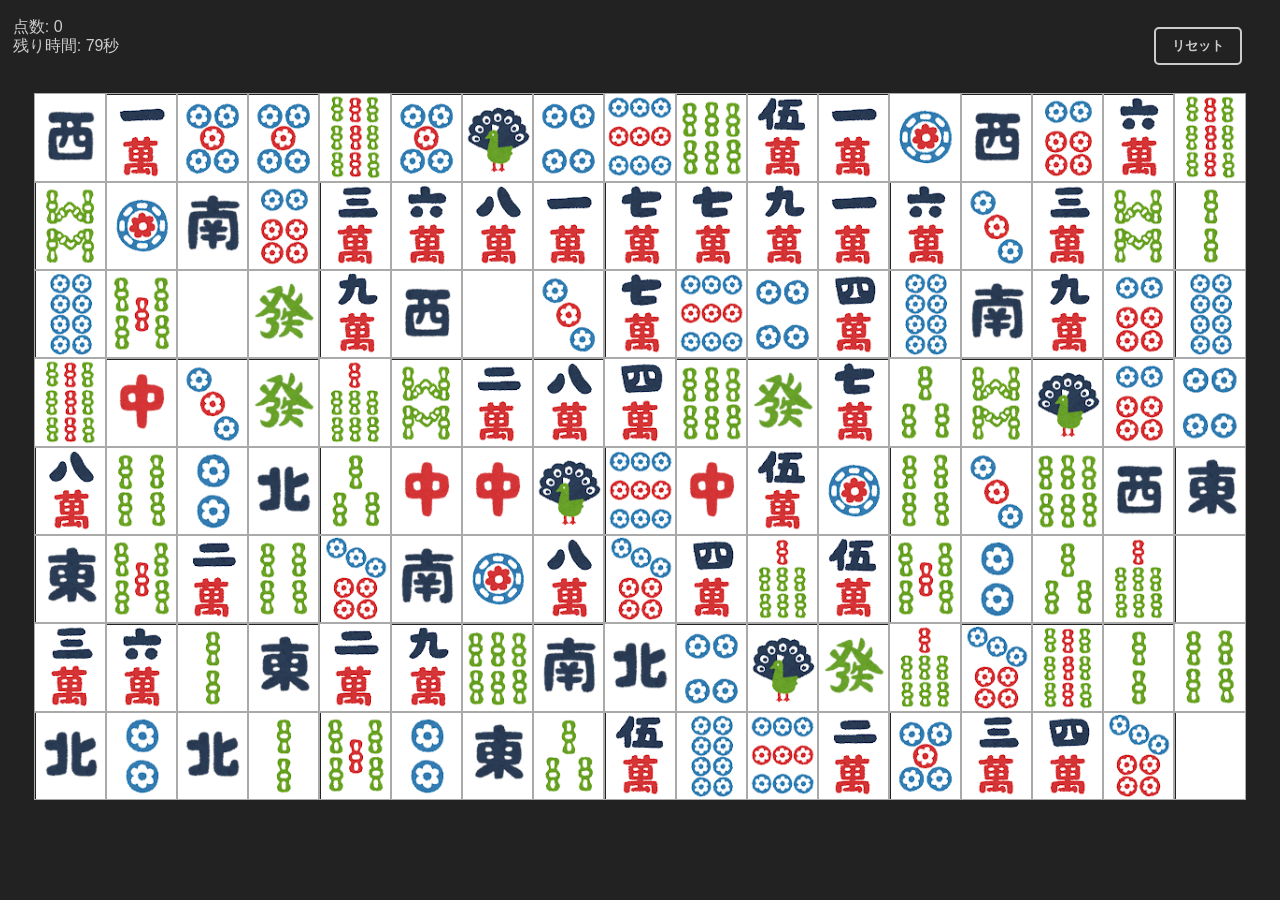
<file: index.html>
<!DOCTYPE html>
<html lang="ja">
<head>
    <meta charset="UTF-8">
    <title>四川省</title>
    <meta name="viewport" content="width=device-width, initial-scale=1.0, maximum-scale=1.0, user-scalable=no">
    <link href="sisensho.css" rel="stylesheet" type="text/css">
</head>
<body>
    <div id="game-container">
        <div id="board"></div>
    </div>
    <div id="status">
        <p id="score-display"></p>
        <p id="timer-display"></p>        
    </div>
    <div id="time-up-modal"></div>
    <div id="deadlock-modal"><p>消せる牌がありません</p></div>
    <div class="controls">
        <button>リセット</button>
    </div>

    <script type="text/javascript" src="sisensho.js" defer></script>
</body>
</html>
</file>
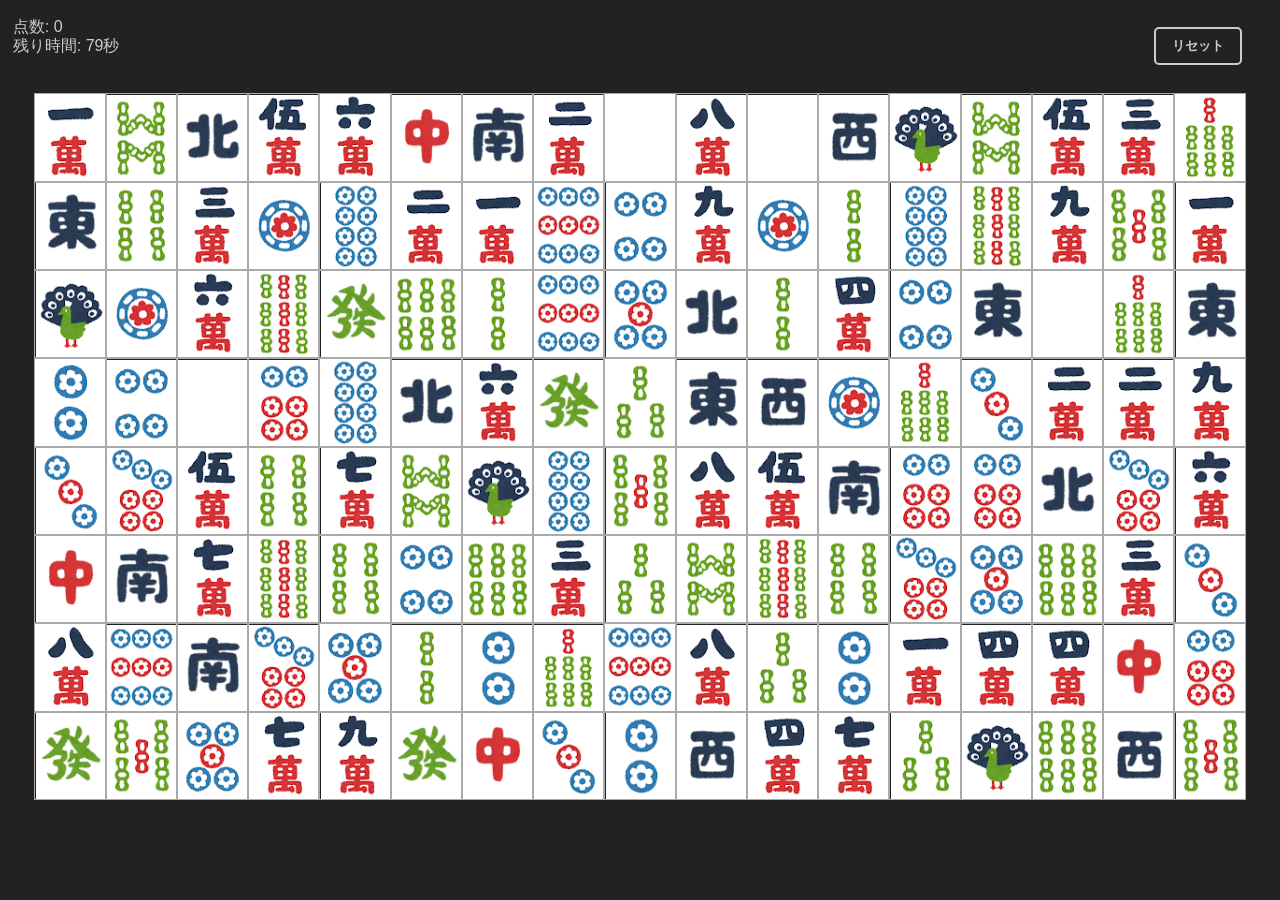
<file: sisensho.html>
<!DOCTYPE html>
<html lang="ja">
<head>
    <meta charset="UTF-8">
    <title>ローカル四川省 by yu-john</title>
    <meta name="viewport" content="width=device-width, initial-scale=1.0, maximum-scale=1.0, user-scalable=no">
    <link href="sisensho.css" rel="stylesheet" type="text/css">
</head>
<body>
    <div id="game-container">
        <div id="board"></div>
    </div>
    <div id="status">
        <p id="score-display"></p>
        <p id="timer-display"></p>        
    </div>
    <div id="time-up-modal"></div>
    <div class="controls">
        <button onclick="initGame()">リセット</button>
    </div>

    <script type="text/javascript" src="sisensho.js"></script>
</body>
</html>
</file>
<file: sisensho.css>
:root {
    /* 縦もしくは横の小さい方を基準としてセルのサイズを決定する */
    --cell-size: min(calc(95vw / 17), calc(95vh / 10 / 1.2));
}

body {
    font-family: sans-serif;
    display: flex;
    flex-direction: column;
    align-items: center;
    background: #222;
    color: #ccc;
    margin: 0;
    touch-action: manipulation; /* タップの反応用 */
}

#game-container {
    position: relative;
}

#board {
    display: grid;
    grid-template-columns: repeat(19, var(--cell-size));
    background: #222;
    padding: 5px;
    border-radius: 4px;
    margin-inline: auto;
}

.cell {
    width: var(--cell-size);
    /* 計算してheightをwidthに合わせる */
    height: calc(var(--cell-size) * 1.24);
    background: #222;
    background-size: contain;
    background-repeat: no-repeat;
    background-position: center;
    box-sizing: border-box;
    border: 1px solid #aaa;
    display: flex;
}

.cell.empty {
    background: transparent;
    border: none;
    cursor: default;
}

.cell.selected {
    opacity: 0.5;
}

.controls {
    position: absolute;
    right: 3%;
    top: 3%;
}

.controls button {
    background: transparent;
    padding: 0.5rem 1rem;
    border-radius: 5px;
    border: 2px solid #ccc;
    cursor: pointer;
    color: #ccc;
    font-weight: bold;
}

#status {
    position: absolute;
    left: 1%;
    top: 1%;
    line-height: 0.2;
}

#time-up-modal {
    width: 100%;
    height: 100%;
    background: #11111188;
    position: absolute;
    z-index: 2;
    margin: 0;
    padding: 0;
    left: 0;
    top: 0;
    opacity: 0;
    visibility: hidden;
}

#time-up-modal.active {
    opacity: 1;
    visibility: visible;
}

#deadlock-modal {
    width: 60%;
    height: 60%;
    background: #008888aa;
    position: absolute;
    z-index: 2;
    margin: auto;
    padding: 0;
    left: 20%;
    top: 20%;
    opacity: 0;
    visibility: hidden;
    display: flex;
    text-align: center;
}

#deadlock-modal p {
    align-content: center;
    margin: auto;
    font-size: 3em;
    background: #ccc;
    color: #222;
    padding: 0.5rem;
}

#deadlock-modal.active {
    opacity: 1;
    visibility: visible;
}
</file>
